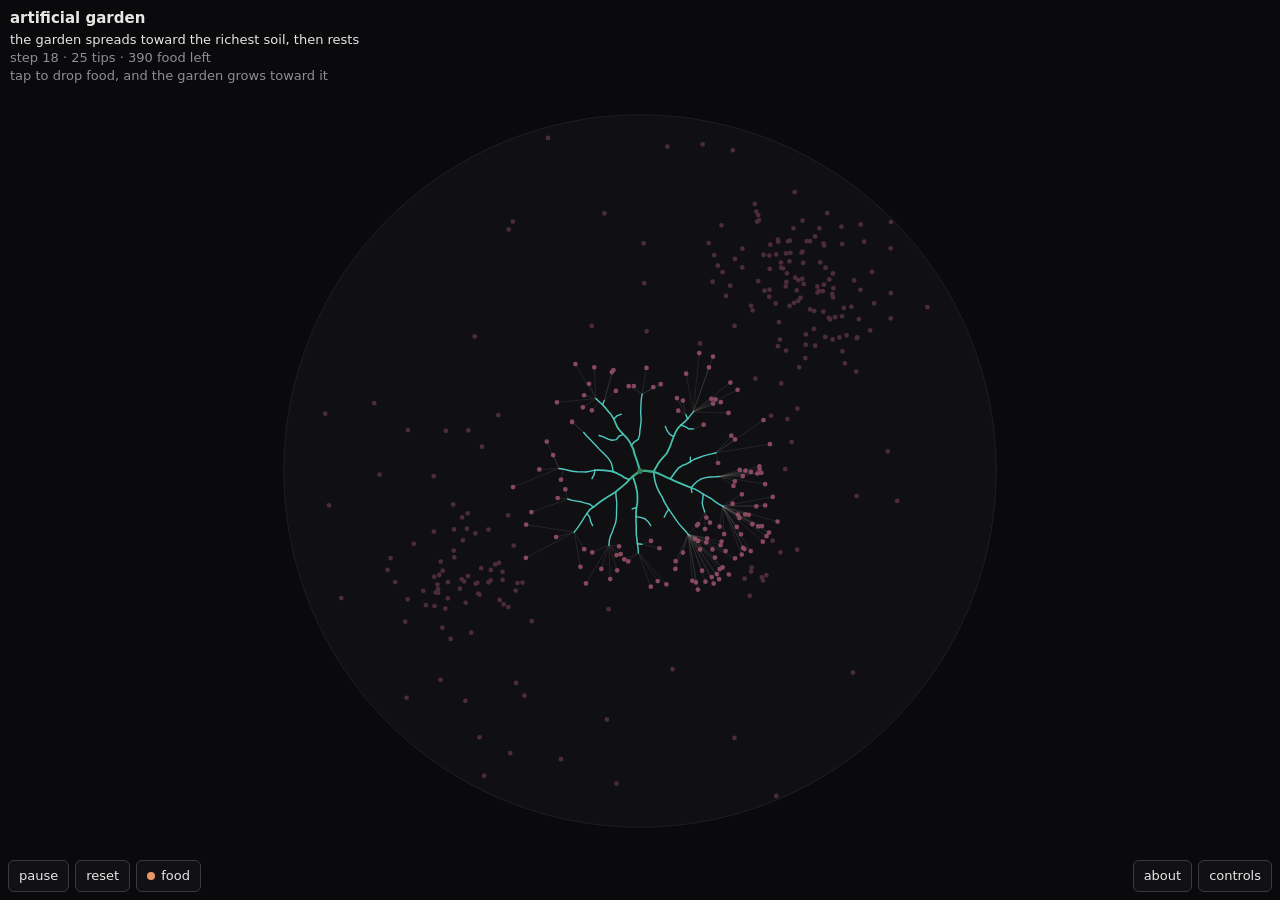
<file: canvas/artificial-garden/index.html>
<!DOCTYPE html>
<html lang="en">
<head>
    <meta charset="UTF-8">
    <meta name="viewport" content="width=device-width, initial-scale=1.0">
    <title>artificial garden</title>
    <link rel="icon" type="image/svg+xml" href="../../favicon.svg">
    <!-- How the gallery classifies this piece. The page reads it too, for
         its title and concept. -->
    <script type="application/json" id="meta">
    {
        "id": "artificial-garden",
        "title": "artificial garden",
        "world": "organic",
        "worlds": ["abstract"],
        "systems": ["recursive-growth"],
        "interactions": ["placement", "parameter-manipulation"],
        "modes": ["observe", "intervene"],
        "concept": "emergence and indirect control: you never draw the garden, you only feed it and block it, and it finds its own way"
    }
    </script>
    <!-- The look every engine shares, then this one's accent and tool -->
    <link rel="stylesheet" href="../lib/engine.css">
    <style>
        :root {
            --accent: #8fd18a;
        }

        /* The tool in hand, marked so it reads as a choice, not an action */
        #tool::before {
            content: "";
            display: inline-block;
            width: 8px;
            height: 8px;
            margin-right: 6px;
            border-radius: 50%;
            background: var(--tool-color, var(--accent));
            vertical-align: 0;
        }
    </style>
</head>
<body>
    <canvas id="stage" role="img"
        aria-label="A branching organism grows out from the center of a round plot, toward scattered points of food"></canvas>

    <div class="header">
        <h1 id="title">artificial garden</h1>
        <p id="note"></p>
        <p id="readout"></p>
        <p id="hint" aria-live="polite"></p>
    </div>

    <div class="bar">
        <button id="pause" type="button">pause</button>
        <button id="reset" type="button">reset</button>
        <button id="tool" type="button"></button>
        <details id="about">
            <summary>about</summary>
            <div class="panel about">
                <h2 id="about-title">artificial garden</h2>
                <p id="about-concept" class="concept"></p>
                <p>the garden grows from one root at the center. every piece
                    of food in the soil pulls on the nearest part of it within
                    reach, and each part that is pulled grows a short step
                    toward its food. where food pulls one part two ways at
                    once, it may split. nothing in the rules says where a
                    branch goes, only what it grows toward.</p>
                <p>a faint thread joins each piece of food to the part it
                    pulls. food with no thread is out of reach, and waits.
                    when nothing it can reach is left, the garden rests.</p>
                <ul>
                    <li>with food in hand, tap or click to drop some. the
                        garden grows toward it if any part is close enough to
                        feel it, so food out of reach waits for the garden to
                        come nearer, and a trail of it leads the garden on.</li>
                    <li>with stones in hand, tap to place a stone, and
                        branches grow around it. tap a stone to lift it.</li>
                    <li>without a pointer, the arrow keys move a ring over the
                        plot, and enter drops food or places a stone there.</li>
                    <li>the presets show other soils and habits: islands of
                        food out of reach, fine lace, a few long runners, and a
                        six-fold mandala. the mandala keeps its own seed, because
                        on about half of all seeds two parts are so nearly the
                        same distance from a piece of food that rounding settles
                        it differently in different arms, and they grow apart.</li>
                    <li>in controls, reach, growth, branching and wander
                        change the rules while it grows. the food in the soil,
                        its symmetry and the seed plant a new garden.</li>
                    <li>the same seed and settings always grow the same
                        garden, until you feed it or place a stone. copy
                        link, in controls, keeps them, so the link grows
                        this garden again from the beginning, anywhere. it
                        can't keep what you did while it grew: the food and
                        stones you placed, or a rule you changed on the way.
                        save image keeps the picture as it is now.</li>
                </ul>
                <p class="keys">keys: space pause · r reset · n next seed ·
                    t food or stones · arrows move the ring, with shift
                    faster · enter places at the ring · 1–5 presets · c copy
                    link · s save image · esc closes a panel or hides the
                    ring</p>
            </div>
        </details>
        <details id="controls">
            <summary>controls</summary>
            <div class="panel">
                <select id="preset" aria-label="preset"></select>
                <div id="sliders"></div>
                <div class="seed">
                    <label for="seed">seed</label>
                    <input id="seed" type="number" inputmode="numeric">
                    <button id="next-seed" type="button">next</button>
                </div>
                <div class="share">
                    <button id="copy-link" type="button">copy link</button>
                    <button id="save-image" type="button">save image</button>
                </div>
                <input id="link" type="text" readonly hidden aria-label="link to this garden">
                <p id="share-status" role="status"></p>
            </div>
        </details>
    </div>

    <script src="../lib/engine-sim.js"></script>
    <script src="../lib/engine-page.js"></script>
    <script src="sim.js"></script>
    <script>
        (() => {
            'use strict';

            const { FEED_RADIUS, FIELD_RADIUS, MAX_FOOD, MAX_STONES, SOIL_RADIUS,
                STONE_RADIUS, advance, atRest, createState, feed, palette, placeStone,
                pullTargets, removeStone, stoneAt, tips } = window.ArtificialGarden;

            const BACKGROUND = '#0a0a0c';

            // Branches are stroked in bands by thickness, which follows the
            // number of tips a branch carries, so old wood reads as a trunk
            const WIDTH_BANDS = [1, 2, 3, 5, 8, 13, 21, 34, 55, Infinity];

            const HINTS = {
                food: 'tap to drop food, and the garden grows toward it',
                stone: 'tap to place a stone, or tap a stone to lift it',
            };
            const REST_HINT = {
                food: 'the garden is at rest. drop food near it to grow it again',
                stone: 'the garden is at rest. lift a stone, or switch to food to grow it again',
            };
            const TOOL_LABELS = { food: 'food', stone: 'stones' };
            const STONE_COLOR = '#8a8a96';
            const RING_HINT = {
                food: 'arrows move the ring, shift for longer steps. enter drops food there',
                stone: 'arrows move the ring, shift for longer steps. enter places or lifts a stone there',
            };

            // The ring the arrow keys move, in plot units per press
            const RING_STEP = 0.03;
            const RING_FAST = 5;

            // What copy link says, by what the link can't rebuild
            const COPIED = {
                fresh: 'link copied. it grows this garden again from the beginning',
                placed: 'link copied. it grows this garden again from the seed, without the food and stones you placed',
                rules: 'link copied. it grows this garden again from the seed, without the changes made while it grew',
                both: 'link copied. it grows this garden again from the seed, without the food and stones you placed or the changes made while it grew',
            };

            // Sliders in panel order. The first group changes how the garden
            // grows on from where it is. The second group decides the initial
            // state, so a change to it plants the garden again.
            const LIVE_KEYS = ['reach', 'growth', 'branching', 'wander', 'speed'];
            const RESTART_KEYS = ['food', 'symmetry'];

            const readoutEl = document.getElementById('readout');
            const hintEl = document.getElementById('hint');
            const toolButton = document.getElementById('tool');

            let state = null;
            let colors = null;
            let tool = 'food';
            let hintOverride = '';

            // What each piece of food pulls on, refreshed for every frame
            const targets = new Int32Array(MAX_FOOD);

            // The ring the arrow keys move, which places like a tap. It
            // starts at the root, and keeps its place while it's hidden.
            const ring = { x: 0, y: 0, shown: false };

            const view = { x: 0, y: 0, scale: 1 };

            // What the garden has been through that its settings alone can't
            // rebuild: food or stones placed, and a rule changed while it grew
            let placed = false;
            let rulesChanged = false;

            // The arrow keys move the ring, which stays inside the plot
            const ARROWS = { ArrowLeft: [-1, 0], ArrowRight: [1, 0], ArrowUp: [0, 1], ArrowDown: [0, -1] };

            const page = EnginePage.create({
                name: 'artificial-garden',
                sim: window.ArtificialGarden,
                sliders: [
                    { heading: 'how it grows', keys: LIVE_KEYS },
                    { heading: 'the soil, which plants it again', keys: RESTART_KEYS },
                ],
                restartKeys: RESTART_KEYS,
                // Never more than this much simulation in one frame, so a
                // stall can't turn into a burst
                maxStepsPerFrame: 8,
                restart,
                fit: fitView,
                step,
                draw,
                // The ring is drawn over the picture but isn't part of it
                drawPicture: () => draw(false),
                readout: updateReadout,
                // Rest means nothing within reach is left to grow toward, so
                // the picture can't change until the visitor does something
                atRest: () => atRest(state),
                stayAtRest: () => atRest(state),
                onRest: updateHint,
                onWake: updateHint,
                paramChanged(key, restarted) {
                    if (restarted) {
                        // A new soil takes away what was placed, so the
                        // answer to the last placement goes too
                        updateHint();
                    } else if (key !== 'speed') {
                        // A link grows from the seed under the new rules, so
                        // it can't rebuild a garden that changed them on the
                        // way
                        rulesChanged = rulesChanged || state.steps > 0;
                    }
                    // A change to the rules may wake a garden at rest
                    state.idle = 0;
                },
                restarted: updateHint,
                copied() {
                    if (placed && rulesChanged) {
                        return COPIED.both;
                    }
                    if (placed) {
                        return COPIED.placed;
                    }
                    return rulesChanged ? COPIED.rules : COPIED.fresh;
                },
                // A held arrow keeps moving the ring. Sliders, menus and the
                // seed box keep their own arrows.
                heldKey(event) {
                    if (!ARROWS[event.key]) {
                        return false;
                    }
                    if (!event.target.closest('input, select')) {
                        event.preventDefault();
                        moveRing(...ARROWS[event.key], event.shiftKey);
                    }
                    return true;
                },
                key(event) {
                    if (event.key === 'Enter') {
                        // Enter already presses whatever button has focus.
                        // The first enter shows the ring, and the next
                        // places there.
                        if (event.target.closest('button, summary')) {
                            return true;
                        }
                        event.preventDefault();
                        if (!ring.shown) {
                            ring.shown = true;
                            page.refresh();
                            updateHint();
                        } else {
                            place(ring.x, ring.y);
                        }
                        return true;
                    }
                    if (event.key.toLowerCase() === 't') {
                        setTool(tool === 'food' ? 'stone' : 'food');
                        return true;
                    }
                    return false;
                },
                escape() {
                    if (ring.shown) {
                        hideRing();
                    }
                },
                ready() {
                    setTool('food');
                },
            });
            const { canvas, ctx } = page;

            // Planting again from the seed: the same parameters and seed
            // always give this same garden. The colors come from the seed,
            // so the tool's dot follows them.
            function restart() {
                placed = false;
                rulesChanged = false;
                state = createState(page.params);
                colors = palette(page.params.seed);
                hintOverride = '';
                showTool();
            }

            function hsl({ h, s, l }, alpha) {
                return `hsla(${h}, ${s}%, ${l}%, ${alpha})`;
            }

            function mix(a, b, t) {
                // Hues take the short way round
                let dh = b.h - a.h;
                if (dh > 180) {
                    dh -= 360;
                } else if (dh < -180) {
                    dh += 360;
                }
                return {
                    h: (a.h + dh * t + 360) % 360,
                    s: a.s + (b.s - a.s) * t,
                    l: a.l + (b.l - a.l) * t,
                };
            }

            // The plot fills the space between the header and the bar
            function fitView() {
                const { width, height } = page;
                const top = page.header.offsetHeight + 14;
                const bottom = page.bar.offsetHeight + 18;
                const side = 12;
                const fitWidth = Math.max(width - side * 2, 1);
                const fitHeight = Math.max(height - top - bottom, 1);
                view.scale = Math.min(fitWidth, fitHeight) / 2;
                view.x = width / 2;
                view.y = top + fitHeight / 2;
            }

            function toScreen(x, y) {
                return [view.x + x * view.scale, view.y - y * view.scale];
            }

            function draw(overlay = true) {
                // A resize resets the context, so every frame sets its own
                // line ends: the same garden is drawn the same, resized or not
                ctx.globalCompositeOperation = 'source-over';
                ctx.lineCap = 'round';
                ctx.lineJoin = 'round';
                ctx.fillStyle = BACKGROUND;
                ctx.fillRect(0, 0, page.width, page.height);

                // The plot: where food can lie
                ctx.beginPath();
                ctx.arc(view.x, view.y, SOIL_RADIUS * view.scale, 0, Math.PI * 2);
                ctx.fillStyle = 'rgba(232, 230, 227, 0.025)';
                ctx.fill();
                ctx.strokeStyle = 'rgba(232, 230, 227, 0.08)';
                ctx.lineWidth = 1;
                ctx.stroke();

                drawFood();
                drawStones();
                drawBranches();
                if (overlay && ring.shown) {
                    drawRing();
                }
            }

            // Food in reach is bright, with a thread to the part it pulls,
            // and food out of reach is dim: it waits for the garden to come
            // nearer. That is the rule itself, drawn.
            function drawFood() {
                pullTargets(state, page.params, targets);
                const { foodCount, foodX, foodY, foodKind, nodeX, nodeY } = state;

                ctx.beginPath();
                for (let i = 0; i < foodCount; i++) {
                    const n = targets[i];
                    if (n < 0) {
                        continue;
                    }
                    const [fx, fy] = toScreen(foodX[i], foodY[i]);
                    const [nx, ny] = toScreen(nodeX[n], nodeY[n]);
                    ctx.moveTo(fx, fy);
                    ctx.lineTo(nx, ny);
                }
                ctx.strokeStyle = 'rgba(232, 230, 227, 0.09)';
                ctx.lineWidth = 1;
                ctx.stroke();

                const size = Math.max(1.2, view.scale / 160);
                for (const kind of [0, 1]) {
                    for (const pulling of [false, true]) {
                        ctx.beginPath();
                        for (let i = 0; i < foodCount; i++) {
                            if (targets[i] === -2 || foodKind[i] !== kind || (targets[i] >= 0) !== pulling) {
                                continue;
                            }
                            const [x, y] = toScreen(foodX[i], foodY[i]);
                            const r = kind === 1 ? size * 1.3 : size;
                            ctx.moveTo(x + r, y);
                            ctx.arc(x, y, r, 0, Math.PI * 2);
                        }
                        const color = kind === 1 ? colors.fed : colors.soil;
                        ctx.fillStyle = hsl(color, kind === 1 ? (pulling ? 1 : 0.5) : (pulling ? 0.75 : 0.38));
                        ctx.fill();
                    }
                }
            }

            // The ring is as wide as what enter would place: a patch of food
            // or a stone
            function drawRing() {
                const [x, y] = toScreen(ring.x, ring.y);
                const r = (tool === 'food' ? FEED_RADIUS : STONE_RADIUS) * view.scale;
                ctx.beginPath();
                ctx.arc(x, y, Math.max(r, 6), 0, Math.PI * 2);
                ctx.strokeStyle = 'rgba(232, 230, 227, 0.85)';
                ctx.lineWidth = 1.5;
                ctx.stroke();
                ctx.beginPath();
                ctx.arc(x, y, 1.5, 0, Math.PI * 2);
                ctx.fillStyle = 'rgba(232, 230, 227, 0.85)';
                ctx.fill();
            }

            function drawStones() {
                for (const stone of state.stones) {
                    const [x, y] = toScreen(stone.x, stone.y);
                    ctx.beginPath();
                    ctx.arc(x, y, stone.r * view.scale, 0, Math.PI * 2);
                    ctx.fillStyle = '#24242b';
                    ctx.fill();
                    ctx.strokeStyle = '#55555f';
                    ctx.lineWidth = 1;
                    ctx.stroke();
                }
            }

            // Every segment, from its parent to its node, in one path per
            // band, so a frame costs a few strokes however big the garden is
            function drawBranches() {
                const { nodeCount, nodeX, nodeY, parent, leaves } = state;
                const unit = Math.max(0.6, view.scale / 400);
                const most = Math.sqrt(Math.max(leaves[0], 1));

                let low = 0;
                for (const high of WIDTH_BANDS) {
                    ctx.beginPath();
                    let any = false;
                    for (let n = 1; n < nodeCount; n++) {
                        const carried = leaves[n];
                        if (carried < low || carried >= high) {
                            continue;
                        }
                        const p = parent[n];
                        const [x0, y0] = toScreen(nodeX[p], nodeY[p]);
                        const [x1, y1] = toScreen(nodeX[n], nodeY[n]);
                        ctx.moveTo(x0, y0);
                        ctx.lineTo(x1, y1);
                        any = true;
                    }
                    if (any) {
                        const middle = Math.sqrt(Math.min(high, leaves[0] + 1) * Math.max(low, 1));
                        const t = 1 - Math.min(1, Math.sqrt(middle) / most);
                        ctx.lineWidth = unit * (0.8 + 0.55 * Math.sqrt(middle));
                        ctx.strokeStyle = hsl(mix(colors.stem, colors.tip, t), 0.95);
                        ctx.stroke();
                    }
                    low = high;
                }

                // The root, a little heavier than its trunk
                const [rx, ry] = toScreen(nodeX[0], nodeY[0]);
                ctx.beginPath();
                ctx.arc(rx, ry, unit * (1.4 + 0.3 * most), 0, Math.PI * 2);
                ctx.fillStyle = hsl(colors.stem, 1);
                ctx.fill();
            }

            function updateReadout() {
                const food = state.foodLeft;
                readoutEl.textContent = `step ${state.steps} · ${tips(state)} tips · ${food} food left`;
            }

            // The answer to the visitor's last action comes first, then the
            // ring's keys while it shows, then what to do next
            function updateHint() {
                if (hintOverride) {
                    hintEl.textContent = hintOverride;
                } else if (ring.shown) {
                    hintEl.textContent = RING_HINT[tool];
                } else {
                    hintEl.textContent = page.resting ? REST_HINT[tool] : HINTS[tool];
                }
            }

            function step(elapsed) {
                const steps = page.steps(elapsed, page.params.speed);
                if (steps > 0) {
                    const before = state.eaten;
                    const grown = advance(state, page.params, steps);
                    if (grown > 0 || state.eaten !== before) {
                        page.changed();
                    }
                }
            }

            // The tool in hand, with a dot in its color: food in this seed's
            // color, stones in grey
            function showTool() {
                const other = tool === 'food' ? 'stone' : 'food';
                toolButton.textContent = TOOL_LABELS[tool];
                toolButton.setAttribute('aria-label', `in hand: ${TOOL_LABELS[tool]}. switch to ${TOOL_LABELS[other]}`);
                toolButton.style.setProperty('--tool-color', tool === 'food' ? hsl(colors.fed, 1) : STONE_COLOR);
            }

            function setTool(value) {
                tool = value;
                showTool();
                hintOverride = '';
                updateHint();
                if (ring.shown && state) {
                    page.refresh();
                }
            }

            toolButton.addEventListener('click', () => setTool(tool === 'food' ? 'stone' : 'food'));

            // Food dropped, with how much of it the garden can feel. A drop
            // adds its pieces at the end of the food, so they are the last.
            function dropFood(x, y) {
                const added = feed(state, x, y);
                if (added === 0) {
                    return 'no food fits there';
                }
                placed = true;
                pullTargets(state, page.params, targets);
                let felt = 0;
                for (let i = state.foodCount - added; i < state.foodCount; i++) {
                    felt += targets[i] >= 0 ? 1 : 0;
                }
                if (felt === 0) {
                    return 'out of reach: the food waits until the garden grows nearer';
                }
                return felt === added
                    ? 'food dropped, all of it within reach'
                    : `food dropped: ${felt} of ${added} pieces within reach`;
            }

            // A tap, or enter at the ring, drops food or places or lifts a
            // stone. Neither is part of the seed, so a reset takes them away,
            // and a link can't hold them.
            function place(x, y) {
                if (tool === 'food') {
                    if (x * x + y * y > (SOIL_RADIUS + FEED_RADIUS) ** 2) {
                        return;
                    }
                    hintOverride = dropFood(x, y);
                } else if (stoneAt(state, x, y) !== -1) {
                    removeStone(state, x, y);
                    placed = true;
                    hintOverride = 'stone lifted';
                } else if (state.stones.length >= MAX_STONES) {
                    hintOverride = `${MAX_STONES} stones is all there are. lift one first`;
                } else if (x * x + y * y > FIELD_RADIUS * FIELD_RADIUS) {
                    return;
                } else if (placeStone(state, x, y)) {
                    placed = true;
                    hintOverride = 'stone placed: branches grow around it';
                } else {
                    hintOverride = 'a stone can’t cover the root';
                }
                page.refresh();
                updateHint();
            }

            canvas.addEventListener('click', (event) => {
                if (ring.shown) {
                    hideRing();
                }
                place((event.offsetX - view.x) / view.scale, (view.y - event.offsetY) / view.scale);
            });

            function moveRing(dx, dy, fast) {
                const stepSize = RING_STEP * (fast ? RING_FAST : 1);
                let x = ring.x + dx * stepSize;
                let y = ring.y + dy * stepSize;
                const out = Math.sqrt(x * x + y * y);
                if (out > FIELD_RADIUS) {
                    x *= FIELD_RADIUS / out;
                    y *= FIELD_RADIUS / out;
                }
                ring.x = x;
                ring.y = y;
                ring.shown = true;
                hintOverride = '';
                page.refresh();
                updateHint();
            }

            function hideRing() {
                ring.shown = false;
                page.refresh();
                updateHint();
            }

            page.start();
        })();
    </script>
</body>
</html>
</file>
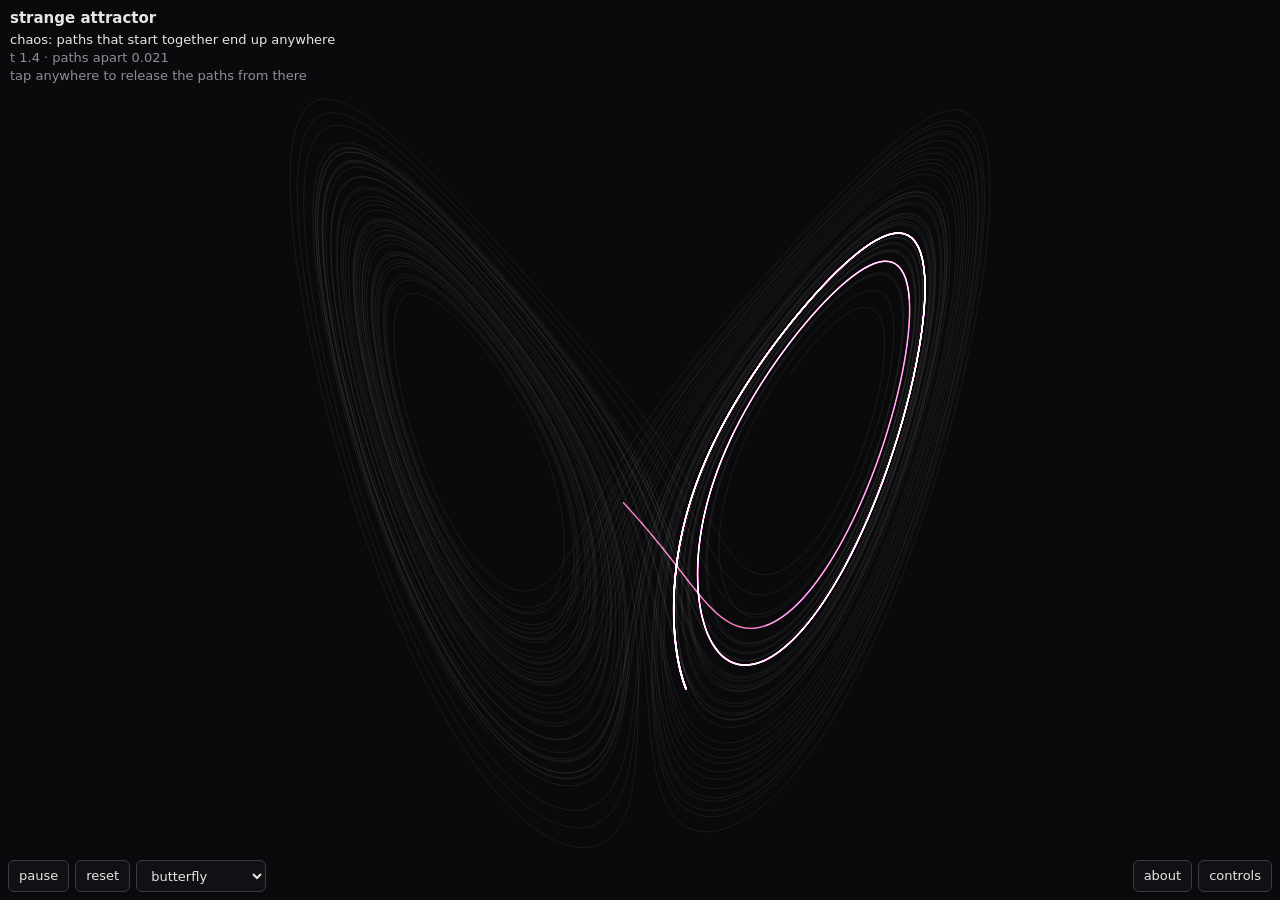
<file: canvas/strange-attractor/index.html>
<!DOCTYPE html>
<html lang="en">
<head>
    <meta charset="UTF-8">
    <meta name="viewport" content="width=device-width, initial-scale=1.0">
    <title>strange attractor</title>
    <link rel="icon" type="image/svg+xml" href="../../favicon.svg">
    <!-- How the gallery classifies this piece. The page reads it too, for
         its title and concept. -->
    <script type="application/json" id="meta">
    {
        "id": "strange-attractor",
        "title": "strange attractor",
        "world": "dynamical",
        "worlds": ["abstract", "geometric"],
        "systems": ["attractors", "particle-fields"],
        "interactions": ["parameter-manipulation", "pointer"],
        "modes": ["observe", "intervene"],
        "concept": "determinism without prediction: paths that start a hair apart under the same rules end up anywhere"
    }
    </script>
    <!-- The look every engine shares, then this one's accent -->
    <link rel="stylesheet" href="../lib/engine.css">
    <style>
        :root {
            --accent: #57c9dd;
        }
    </style>
</head>
<body>
    <canvas id="stage" role="img"
        aria-label="Colored lines trace the Lorenz attractor, starting as one thread and spreading apart"></canvas>

    <div class="header">
        <h1 id="title">strange attractor</h1>
        <p id="note"></p>
        <p id="readout"></p>
        <p id="hint">tap anywhere to release the paths from there</p>
    </div>

    <div class="bar">
        <button id="pause" type="button">pause</button>
        <button id="reset" type="button">reset</button>
        <select id="preset" aria-label="preset"></select>
        <details id="about">
            <summary>about</summary>
            <div class="panel about">
                <h2 id="about-title">strange attractor</h2>
                <p id="about-concept" class="concept"></p>
                <p>every path follows the same three equations, the Lorenz
                    system, and nothing in them is random. the paths start a
                    hair apart, and on average the gap between them grows
                    about two and a half times with each unit of t, until
                    they cover the whole shape. nothing is left to chance,
                    and still a difference too small to see sends each path
                    somewhere else: that is chaos.</p>
                <p>the faint line behind them is one long path, which shows
                    the shape they all move on.</p>
                <ul>
                    <li>tap or click anywhere to release every path from that
                        point and watch them part again.</li>
                    <li>the presets show the same system with other settings:
                        too little heat to stay chaotic, or so much that it
                        finds order again.</li>
                    <li>in controls, ρ, σ and β change the rules while the
                        paths move. the starting gap, the number of paths and
                        the seed start them again.</li>
                    <li>the same seed and settings always give the same run.
                        copy link, in controls, keeps them, so the link starts
                        this run again from the beginning, anywhere. it can't
                        keep what happened along the way, such as your taps.
                        save image keeps the picture as it is now.</li>
                </ul>
                <p class="keys">keys: space pause · r reset · n next seed,
                    which starts the paths from a new place · 1–4 presets ·
                    c copy link · s save image · esc closes a panel</p>
            </div>
        </details>
        <details id="controls">
            <summary>controls</summary>
            <div class="panel">
                <div id="sliders"></div>
                <div class="seed">
                    <label for="seed">seed</label>
                    <input id="seed" type="number" inputmode="numeric">
                    <button id="next-seed" type="button">next</button>
                </div>
                <div class="share">
                    <button id="copy-link" type="button">copy link</button>
                    <button id="save-image" type="button">save image</button>
                </div>
                <input id="link" type="text" readonly hidden aria-label="link to this run">
                <p id="share-status" role="status"></p>
            </div>
        </details>
    </div>

    <script src="../lib/engine-sim.js"></script>
    <script src="../lib/engine-page.js"></script>
    <script src="sim.js"></script>
    <script>
        (() => {
            'use strict';

            const { DT, advance, createState, fastest, palette, probeOrbit, release,
                separation } = window.StrangeAttractor;

            // Every path keeps this many points, one for every TRAIL_STRIDE
            // steps, so trails look the same at any frame rate
            const TRAIL_POINTS = 640;
            const TRAIL_STRIDE = 2;
            const MIN_DRAWN_POINTS = 160;

            // A trail is stroked in bands, faint at the tail and bright at the head
            const BANDS = 8;

            const BACKGROUND = '#0a0a0c';
            const VIEW_EASING = 0.12;

            // Once every path has moved less than this many pixels over a
            // whole trail, the picture has stopped changing, so the loop
            // idles until something changes
            const REST_PIXELS = 0.5;
            const TRAIL_STEPS = TRAIL_POINTS * TRAIL_STRIDE;
            const REST_HINT = 'every path is at rest. tap anywhere to release them again';

            // Sliders in panel order. The first group changes how the paths
            // move on from where they are. The second group decides the initial
            // state, so a change to it starts them again.
            const LIVE_KEYS = ['rho', 'sigma', 'beta', 'speed'];
            const RESTART_KEYS = ['spread', 'tracers'];

            const readoutEl = document.getElementById('readout');
            const hintEl = document.getElementById('hint');
            const TAP_HINT = hintEl.textContent;

            // The orbit behind the paths changes only with the parameters or
            // the view, so it's drawn here once rather than on every frame
            const backdrop = document.createElement('canvas');
            const backdropCtx = backdrop.getContext('2d', { alpha: false });
            let backdropOrbit = null;
            let backdropView = '';

            let state = null;
            let orbit = null;

            // Trails: x, z pairs in a ring per path, sharing one write position.
            // A NaN x lifts the pen, so a release doesn't draw a line across
            // the view.
            let trail = null;
            let head = 0;
            let filled = 0;
            let drawnPoints = TRAIL_POINTS;
            let styles = [];

            const view = { x: 0, z: 0, scale: 1, screenX: 0, screenY: 0 };
            let goal = { ...view };
            let frameMs = 16;

            let restSince = null;
            let tapped = false;

            // Whether the run has gone where its settings alone can't take
            // it: a tap, or a change to the rules while the paths moved
            let strayed = false;

            const page = EnginePage.create({
                name: 'strange-attractor',
                sim: window.StrangeAttractor,
                sliders: [{ keys: [...LIVE_KEYS, ...RESTART_KEYS] }],
                restartKeys: RESTART_KEYS,
                // Never more than this much simulation in one frame, so a
                // stall can't turn into a burst
                maxStepsPerFrame: 64,
                restart,
                fit: fitView,
                step,
                draw,
                drawStill,
                readout: updateReadout,
                atRest,
                measured,
                onRefresh() {
                    restSince = null;
                },
                onRest() {
                    hintEl.textContent = REST_HINT;
                    hintEl.hidden = false;
                },
                // Anything the visitor does may set the paths moving again
                onWake() {
                    hintEl.textContent = TAP_HINT;
                    hintEl.hidden = tapped;
                },
                paramChanged(key, restarted) {
                    if (!restarted && key !== 'speed') {
                        // A link starts from the seed under the new rules,
                        // so it can't rebuild a run that changed them on
                        // the way
                        strayed = strayed || state.steps > 0;
                        refreshOrbit();
                    }
                },
                copied() {
                    return strayed
                        ? 'link copied. it starts this run again from the seed, without your taps or the changes made along the way'
                        : 'link copied. it starts this run again from the beginning';
                },
            });
            const { canvas, ctx } = page;

            // Starting again from the seed: the same parameters and seed
            // always give this same state
            function restart() {
                strayed = false;
                state = createState(page.params);
                trail = new Float32Array(state.count * TRAIL_POINTS * 2);
                head = 0;
                filled = 0;
                buildStyles();
                refreshOrbit();
                record(false);
            }

            function buildStyles() {
                styles = palette(page.params.seed, state.count).map(({ h, s, l }) => {
                    const bands = [];
                    for (let band = 0; band < BANDS; band++) {
                        const along = (band + 1) / BANDS;
                        const alpha = 0.04 + 0.5 * along * along;
                        bands.push(`hsla(${h}, ${s}%, ${l}%, ${alpha})`);
                    }
                    return bands;
                });
            }

            // The orbit behind the live paths shows the shape of the system,
            // and sets the view, so a change of parameters shows at once
            function refreshOrbit() {
                orbit = probeOrbit(page.params, state.origin);
                fitView();
            }

            function fitView() {
                const { width, height } = page;
                const { minX, maxX, minZ, maxZ } = orbit.bounds;
                const top = page.header.offsetHeight + 16;
                const bottom = page.bar.offsetHeight + 20;
                const side = 16;
                const fitWidth = Math.max(width - side * 2, 1);
                const fitHeight = Math.max(height - top - bottom, 1);

                goal = {
                    x: (minX + maxX) / 2,
                    z: (minZ + maxZ) / 2,
                    scale: Math.min(fitWidth / (maxX - minX), fitHeight / (maxZ - minZ)),
                    screenX: width / 2,
                    screenY: top + fitHeight / 2,
                };

                if (!page.running || page.reducedMotion.matches) {
                    Object.assign(view, goal);
                }
            }

            // Returns whether the view moved
            function easeView() {
                let moved = false;
                for (const key of Object.keys(goal)) {
                    if (view[key] !== goal[key]) {
                        const gap = goal[key] - view[key];
                        view[key] = Math.abs(gap) < 0.001 ? goal[key] : view[key] + gap * VIEW_EASING;
                        moved = true;
                    }
                }
                return moved;
            }

            function record(lifted) {
                const { count, positions } = state;
                for (let i = 0; i < count; i++) {
                    const at = (i * TRAIL_POINTS + head) * 2;
                    trail[at] = lifted ? NaN : positions[i * 3];
                    trail[at + 1] = positions[i * 3 + 2];
                }
                head = (head + 1) % TRAIL_POINTS;
                filled = Math.min(filled + 1, TRAIL_POINTS);
                page.changed();
            }

            function step(elapsed) {
                if (elapsed > 0) {
                    governTrails(elapsed);
                }
                const { params } = page;
                const steps = page.steps(elapsed, params.speed);
                for (let i = 0; i < steps; i++) {
                    advance(state, params, 1);
                    if (state.steps % TRAIL_STRIDE === 0) {
                        record(false);
                    }
                }
                if (easeView()) {
                    page.changed();
                }
            }

            // Add a stretch of a ring of x, z pairs to the current path. Points
            // are far apart where the flow is fast, so the line curves from
            // midpoint to midpoint instead of joining them with corners. The
            // next stretch starts one point before this one ends, so they meet.
            function addCurve(target, points, base, size, first, count) {
                const { x: viewX, z: viewZ, scale, screenX, screenY } = view;
                let previousX = NaN;
                let previousY = NaN;
                let midX = NaN;

                for (let i = 0; i < count; i++) {
                    const at = (base + ((first + i) % size)) * 2;
                    const x = screenX + (points[at] - viewX) * scale;
                    const y = screenY - (points[at + 1] - viewZ) * scale;
                    const nextMidX = (previousX + x) / 2;
                    const nextMidY = (previousY + y) / 2;

                    if (!Number.isNaN(nextMidX)) {
                        if (Number.isNaN(midX)) {
                            target.moveTo(nextMidX, nextMidY);
                        } else {
                            target.quadraticCurveTo(previousX, previousY, nextMidX, nextMidY);
                        }
                    }
                    previousX = x;
                    previousY = y;
                    midX = nextMidX;
                }
            }

            function paintBackdrop() {
                const shown = Object.values(view).join();
                if (orbit === backdropOrbit && shown === backdropView) {
                    return;
                }
                backdropOrbit = orbit;
                backdropView = shown;

                const pathPoints = orbit.path.length / 2;
                backdropCtx.fillStyle = BACKGROUND;
                backdropCtx.fillRect(0, 0, page.width, page.height);
                backdropCtx.lineWidth = 1;
                backdropCtx.lineJoin = 'round';
                backdropCtx.strokeStyle = 'rgba(232, 230, 227, 0.07)';
                backdropCtx.beginPath();
                addCurve(backdropCtx, orbit.path, 0, pathPoints, 0, pathPoints);
                backdropCtx.stroke();
            }

            function draw() {
                paintBackdrop();
                ctx.globalCompositeOperation = 'source-over';
                ctx.drawImage(backdrop, 0, 0, page.width, page.height);

                // Lines only, added together: paths that are still side by
                // side read as one bright thread, and it comes apart into
                // separate colors as they diverge
                ctx.globalCompositeOperation = 'lighter';
                ctx.lineWidth = 1.25;
                ctx.lineJoin = 'round';

                const points = Math.min(filled, drawnPoints);
                const perBand = Math.ceil(points / BANDS);
                const oldest = head - points + TRAIL_POINTS;

                for (let tracer = 0; tracer < state.count; tracer++) {
                    for (let band = 0; band < BANDS; band++) {
                        const from = band * perBand;
                        const count = Math.min(perBand + 2, points - from);
                        if (count < 3) {
                            continue;
                        }
                        ctx.beginPath();
                        addCurve(ctx, trail, tracer * TRAIL_POINTS, TRAIL_POINTS, oldest + from, count);
                        ctx.strokeStyle = styles[tracer][band];
                        ctx.stroke();
                    }
                }
            }

            // With the loop stopped, the view goes straight to where it's
            // heading
            function drawStill() {
                Object.assign(view, goal);
                draw();
            }

            // The backdrop is the canvas's size, and resizing clears it
            function measured(ratio) {
                backdrop.width = canvas.width;
                backdrop.height = canvas.height;
                backdropCtx.setTransform(ratio, 0, 0, ratio, 0, 0);
                backdropOrbit = null;
            }

            function updateReadout() {
                const time = (state.steps * DT).toFixed(1);
                const gap = separation(state);
                const shown = gap >= 1 ? gap.toFixed(1) : gap.toPrecision(2);
                readoutEl.textContent = `t ${time} · paths apart ${shown}`;
            }

            // Shorter trails on a device that can't hold the frame rate
            function governTrails(elapsed) {
                frameMs += (elapsed - frameMs) * 0.05;
                if (frameMs > 30) {
                    drawnPoints = Math.max(MIN_DRAWN_POINTS, Math.floor(drawnPoints * 0.97));
                } else if (frameMs < 20) {
                    drawnPoints = Math.min(TRAIL_POINTS, Math.ceil(drawnPoints * 1.01));
                }
            }

            // Rest means every path has been slow enough, for a whole trail, to
            // move less than REST_PIXELS: then no trail can change any more
            function atRest() {
                const restSpeed = REST_PIXELS / (goal.scale * TRAIL_STEPS * DT);
                if (!(fastest(state, page.params) < restSpeed)) {
                    restSince = null;
                    return false;
                }
                if (restSince === null) {
                    restSince = state.steps;
                    return false;
                }
                return state.steps - restSince >= TRAIL_STEPS;
            }

            // A tap releases every path from that point. The view shows x and
            // z, so the unseen y is set equal to x, where x stops changing.
            canvas.addEventListener('click', (event) => {
                const x = view.x + (event.offsetX - view.screenX) / view.scale;
                const z = view.z - (event.offsetY - view.screenY) / view.scale;
                record(true);
                release(state, page.params, x, x, z);
                record(false);
                tapped = true;
                strayed = true;
                hintEl.hidden = true;
                page.refresh();
            });

            page.start();
        })();
    </script>
</body>
</html>
</file>
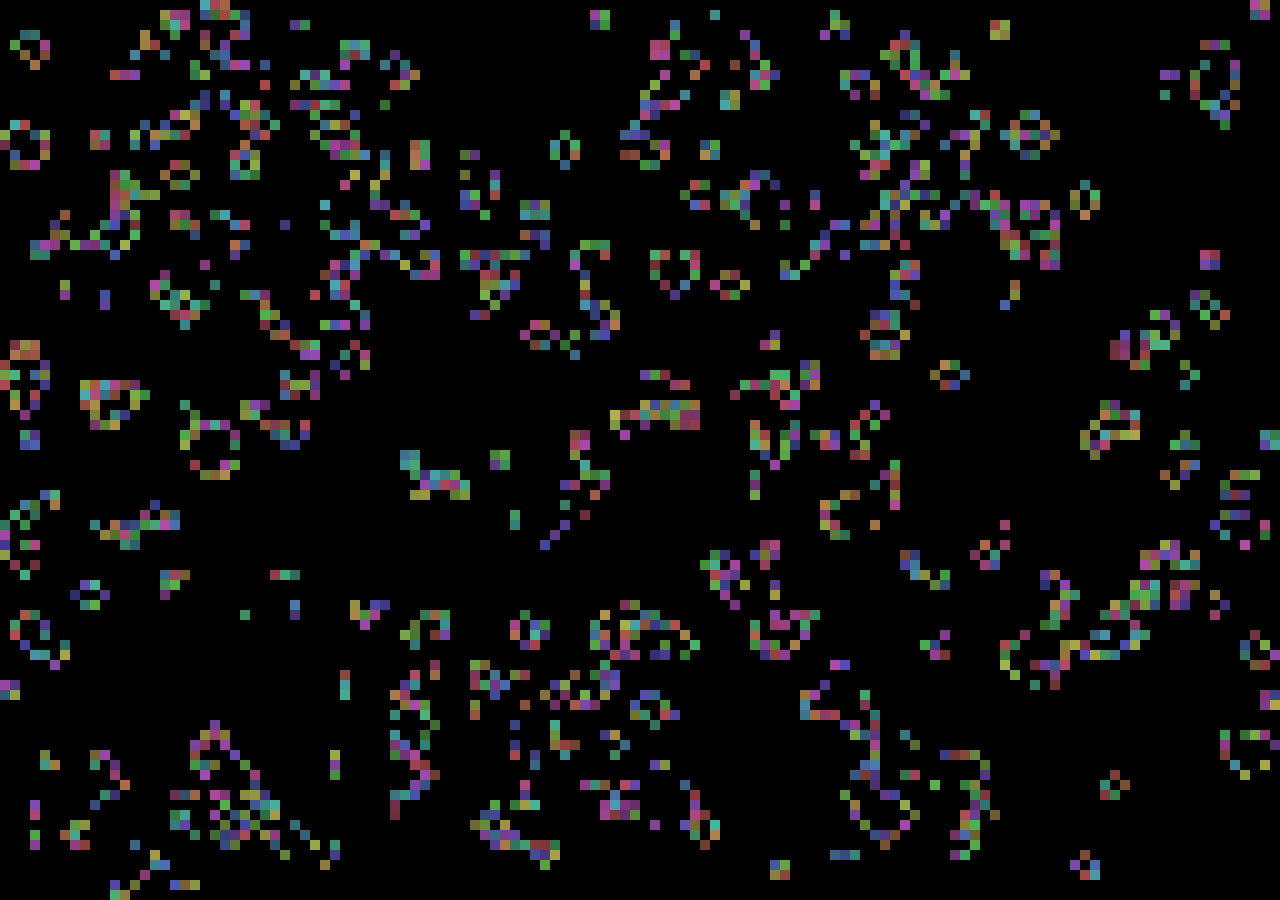
<file: canvas/gol.html>
<!DOCTYPE html>
<html lang="en">
<head>
    <meta charset="UTF-8">
    <meta name="viewport" content="width=device-width, initial-scale=1.0">
    <title>Game of Life - Dark Mode</title>
    <link rel="icon" type="image/svg+xml" href="../favicon.svg">
    <script type="application/json" id="meta">
    {
        "world": "organic",
        "systems": ["cellular-automata"],
        "interactions": ["autonomous"],
        "modes": ["observe"],
        "concept": "lifelike behavior emerging from simple local rules"
    }
    </script>
    <style>
        body {
            margin: 0;
            overflow: hidden;
            background: black;
        }
        canvas {
            display: block;
        }
    </style>
</head>
<body>
    <canvas id="lifeCanvas"></canvas>

    <script>
        const canvas = document.getElementById('lifeCanvas');
        const ctx = canvas.getContext('2d');

        let cellSize = 10; // Size of each cell
        let rows, cols;
        let grid;
        let colors; // One color per cell position

        // Generations per second, the same on every display, and fewer
        // when the visitor asks for reduced motion
        const GENERATIONS_PER_SECOND = 30;
        const REDUCED_GENERATIONS_PER_SECOND = 4;
        const reducedMotion = window.matchMedia('(prefers-reduced-motion: reduce)');

        // Resize canvas to full screen
        function resizeCanvas() {
            canvas.width = window.innerWidth;
            canvas.height = window.innerHeight;
            rows = Math.floor(canvas.height / cellSize);
            cols = Math.floor(canvas.width / cellSize);
            grid = createGrid();
            colors = createColors();
            drawGrid();
        }

        // A random dark color for every position. A cell takes the color of
        // its position, so a cell that stays alive keeps its color instead
        // of getting a new one every frame
        function createColors() {
            return Array.from({ length: rows }, () =>
                Array.from({ length: cols }, () =>
                    `hsl(${Math.random() * 360}, 40%, ${30 + Math.random() * 20}%)`
                )
            );
        }

        // Initialize the grid with random values
        function createGrid() {
            const grid = [];
            for (let row = 0; row < rows; row++) {
                const rowArray = [];
                for (let col = 0; col < cols; col++) {
                    rowArray.push(Math.random() > 0.7 ? 1 : 0); // 30% chance of alive
                }
                grid.push(rowArray);
            }
            return grid;
        }

        // Draw the grid
        function drawGrid() {
            ctx.fillStyle = "black";
            ctx.fillRect(0, 0, canvas.width, canvas.height);

            for (let row = 0; row < rows; row++) {
                for (let col = 0; col < cols; col++) {
                    if (grid[row][col] === 1) {
                        ctx.fillStyle = colors[row][col]; // Dark colors
                        ctx.fillRect(col * cellSize, row * cellSize, cellSize, cellSize);
                    }
                }
            }
        }

        // Update grid based on the Game of Life rules
        function updateGrid() {
            const newGrid = createEmptyGrid();

            for (let row = 0; row < rows; row++) {
                for (let col = 0; col < cols; col++) {
                    const aliveNeighbors = countAliveNeighbors(row, col);

                    if (grid[row][col] === 1) {
                        // Any live cell with 2 or 3 live neighbors survives
                        newGrid[row][col] = aliveNeighbors === 2 || aliveNeighbors === 3 ? 1 : 0;
                    } else {
                        // Any dead cell with exactly 3 live neighbors becomes a live cell
                        newGrid[row][col] = aliveNeighbors === 3 ? 1 : 0;
                    }
                }
            }

            grid = newGrid;
        }

        // Create an empty grid
        function createEmptyGrid() {
            return Array.from({ length: rows }, () => Array(cols).fill(0));
        }

        // Count alive neighbors
        function countAliveNeighbors(row, col) {
            let count = 0;
            for (let r = -1; r <= 1; r++) {
                for (let c = -1; c <= 1; c++) {
                    if (r === 0 && c === 0) continue;
                    const newRow = row + r;
                    const newCol = col + c;
                    if (newRow >= 0 && newRow < rows && newCol >= 0 && newCol < cols) {
                        count += grid[newRow][newCol];
                    }
                }
            }
            return count;
        }

        // Animation loop: one generation per step, at a fixed rate
        let frame = null;
        let lastStep = null;

        function animate(now) {
            frame = requestAnimationFrame(animate);

            const perSecond = reducedMotion.matches
                ? REDUCED_GENERATIONS_PER_SECOND
                : GENERATIONS_PER_SECOND;
            const interval = 1000 / perSecond;

            if (lastStep !== null && now - lastStep < interval) {
                return;
            }

            // Keep a steady beat, but don't catch up in a burst after a stall
            lastStep = lastStep !== null && now - lastStep < interval * 2
                ? lastStep + interval
                : now;

            drawGrid();
            updateGrid();
        }

        // Run only while the page is visible and the canvas is on screen,
        // so a background tab or a sketch scrolled out of view idles
        let pageVisible = !document.hidden;
        let onScreen = true;

        function updateRunning() {
            const shouldRun = pageVisible && onScreen;

            if (shouldRun && frame === null) {
                lastStep = null;
                frame = requestAnimationFrame(animate);
            } else if (!shouldRun && frame !== null) {
                cancelAnimationFrame(frame);
                frame = null;
            }
        }

        document.addEventListener('visibilitychange', () => {
            pageVisible = !document.hidden;
            updateRunning();
        });

        if ('IntersectionObserver' in window) {
            new IntersectionObserver((entries) => {
                onScreen = entries[entries.length - 1].isIntersecting;
                updateRunning();
            }).observe(canvas);
        }

        // Initialize and start animation
        window.addEventListener('resize', resizeCanvas);
        resizeCanvas();
        updateRunning();
    </script>
</body>
</html>
</file>
<file: canvas/lib/engine.css>
/* What every engine's page shares: the canvas behind everything, the header
   over it, the bar of controls at the bottom and its panels. A page links
   this before its own <style>, which sets --accent and adds what only it
   has. engine-page.js reads the ids and classes styled here. */

:root {
    --bg: #0a0a0c;
    --surface: rgba(19, 19, 23, 0.88);
    /* Panels cover the header in a small frame, so no text shows through */
    --panel: #131317;
    --border: #3a3a44;
    --text: #e8e6e3;
    --muted: #8f8d96;
    /* Each page sets its own */
    --accent: #e8e6e3;

    color-scheme: dark;
}

* {
    box-sizing: border-box;
}

html,
body {
    height: 100%;
    margin: 0;
    overflow: hidden;
    background: var(--bg);
    color: var(--text);
    font: 13px/1.4 ui-sans-serif, system-ui, -apple-system, "Segoe UI",
        Roboto, Helvetica, Arial, sans-serif;
}

/* The canvas takes taps only, so a swipe still scrolls the page around the
   gallery's iframe */
canvas {
    position: fixed;
    inset: 0;
    display: block;
    width: 100%;
    height: 100%;
    cursor: crosshair;
    touch-action: manipulation;
}

.header {
    position: fixed;
    top: 8px;
    left: 10px;
    right: 10px;
    margin: 0;
    color: var(--muted);
    pointer-events: none;
}

.header p {
    margin: 0;
}

/* The name, then what the preset shows, then the numbers and the hint */
.header h1 {
    margin: 0 0 2px;
    color: var(--text);
    font-size: 15px;
    font-weight: 600;
}

/* In a frame, the page around it already names the piece */
.framed .header h1 {
    display: none;
}

#note {
    color: var(--text);
}

/* Both lines keep their height when empty, so the view doesn't jump */
#note,
#readout {
    min-height: 1.4em;
}

#readout {
    font-variant-numeric: tabular-nums;
}

.bar {
    position: fixed;
    left: 8px;
    right: 8px;
    bottom: 8px;
    display: flex;
    flex-wrap: wrap;
    align-items: center;
    gap: 6px;
}

button,
select,
summary,
input[type="number"],
input[type="text"] {
    min-height: 32px;
    padding: 4px 10px;
    border: 1px solid var(--border);
    border-radius: 6px;
    background: var(--surface);
    color: var(--text);
    font: inherit;
}

button,
summary {
    cursor: pointer;
}

button:hover,
select:hover,
summary:hover {
    border-color: var(--muted);
}

:focus-visible {
    outline: 2px solid var(--accent);
    outline-offset: 1px;
}

/* The preset menu sits in the bar, or at the top of the controls panel.
   In the bar it has a small basis, because a flex row wraps before
   anything shrinks. */
.bar > select {
    flex: 1 1 72px;
    min-width: 0;
    max-width: 130px;
}

.panel select {
    width: 100%;
    margin-bottom: 10px;
}

/* The two panels sit together at the right end of the bar */
#about {
    margin-left: auto;
}

summary {
    display: flex;
    align-items: center;
    list-style: none;
    user-select: none;
}

summary::-webkit-details-marker {
    display: none;
}

.panel {
    position: absolute;
    right: 0;
    bottom: calc(100% + 6px);
    width: min(290px, 100%);
    max-height: calc(100vh - var(--bar-height, 32px) - 22px);
    overflow-y: auto;
    padding: 10px 12px;
    border: 1px solid var(--border);
    border-radius: 6px;
    background: var(--panel);
}

.row {
    display: grid;
    grid-template-columns: 1fr auto;
    gap: 0 8px;
    margin-bottom: 8px;
}

.row output {
    color: var(--muted);
    font-variant-numeric: tabular-nums;
}

.row input[type="range"] {
    grid-column: 1 / -1;
    width: 100%;
    margin: 2px 0 0;
    accent-color: var(--accent);
}

/* A heading over a group of sliders */
.group {
    margin: 10px 0 6px;
    color: var(--muted);
}

.seed {
    display: flex;
    align-items: center;
    gap: 6px;
}

.seed input {
    flex: 1;
    min-width: 0;
}

/* Sharing: a link to the run's start, and the picture as it is */
.share {
    display: flex;
    flex-wrap: wrap;
    gap: 6px;
    margin-top: 8px;
}

.share button {
    flex: 1 1 auto;
}

#link {
    width: 100%;
    margin-top: 6px;
    color: var(--muted);
}

#share-status {
    margin: 6px 0 0;
    color: var(--muted);
}

#share-status:empty {
    margin: 0;
}

.keys {
    margin: 8px 0 0;
    color: var(--muted);
}

.about h2 {
    margin: 0 0 4px;
    font-size: 14px;
    font-weight: 600;
}

.about p,
.about ul {
    margin: 0 0 8px;
}

.about ul {
    padding-left: 16px;
}

.about li + li {
    margin-top: 4px;
}

.about .concept {
    color: var(--muted);
}

/* Five controls fit one row of a 340px gallery card */
@media (max-width: 360px) {
    button,
    select,
    summary {
        padding: 4px 8px;
    }
}

/* In a small frame the picture comes before the words */
@media (max-height: 300px) {
    .header h1,
    #note {
        display: none;
    }
}

@media (max-height: 200px) {
    .header {
        display: none;
    }
}
</file>
